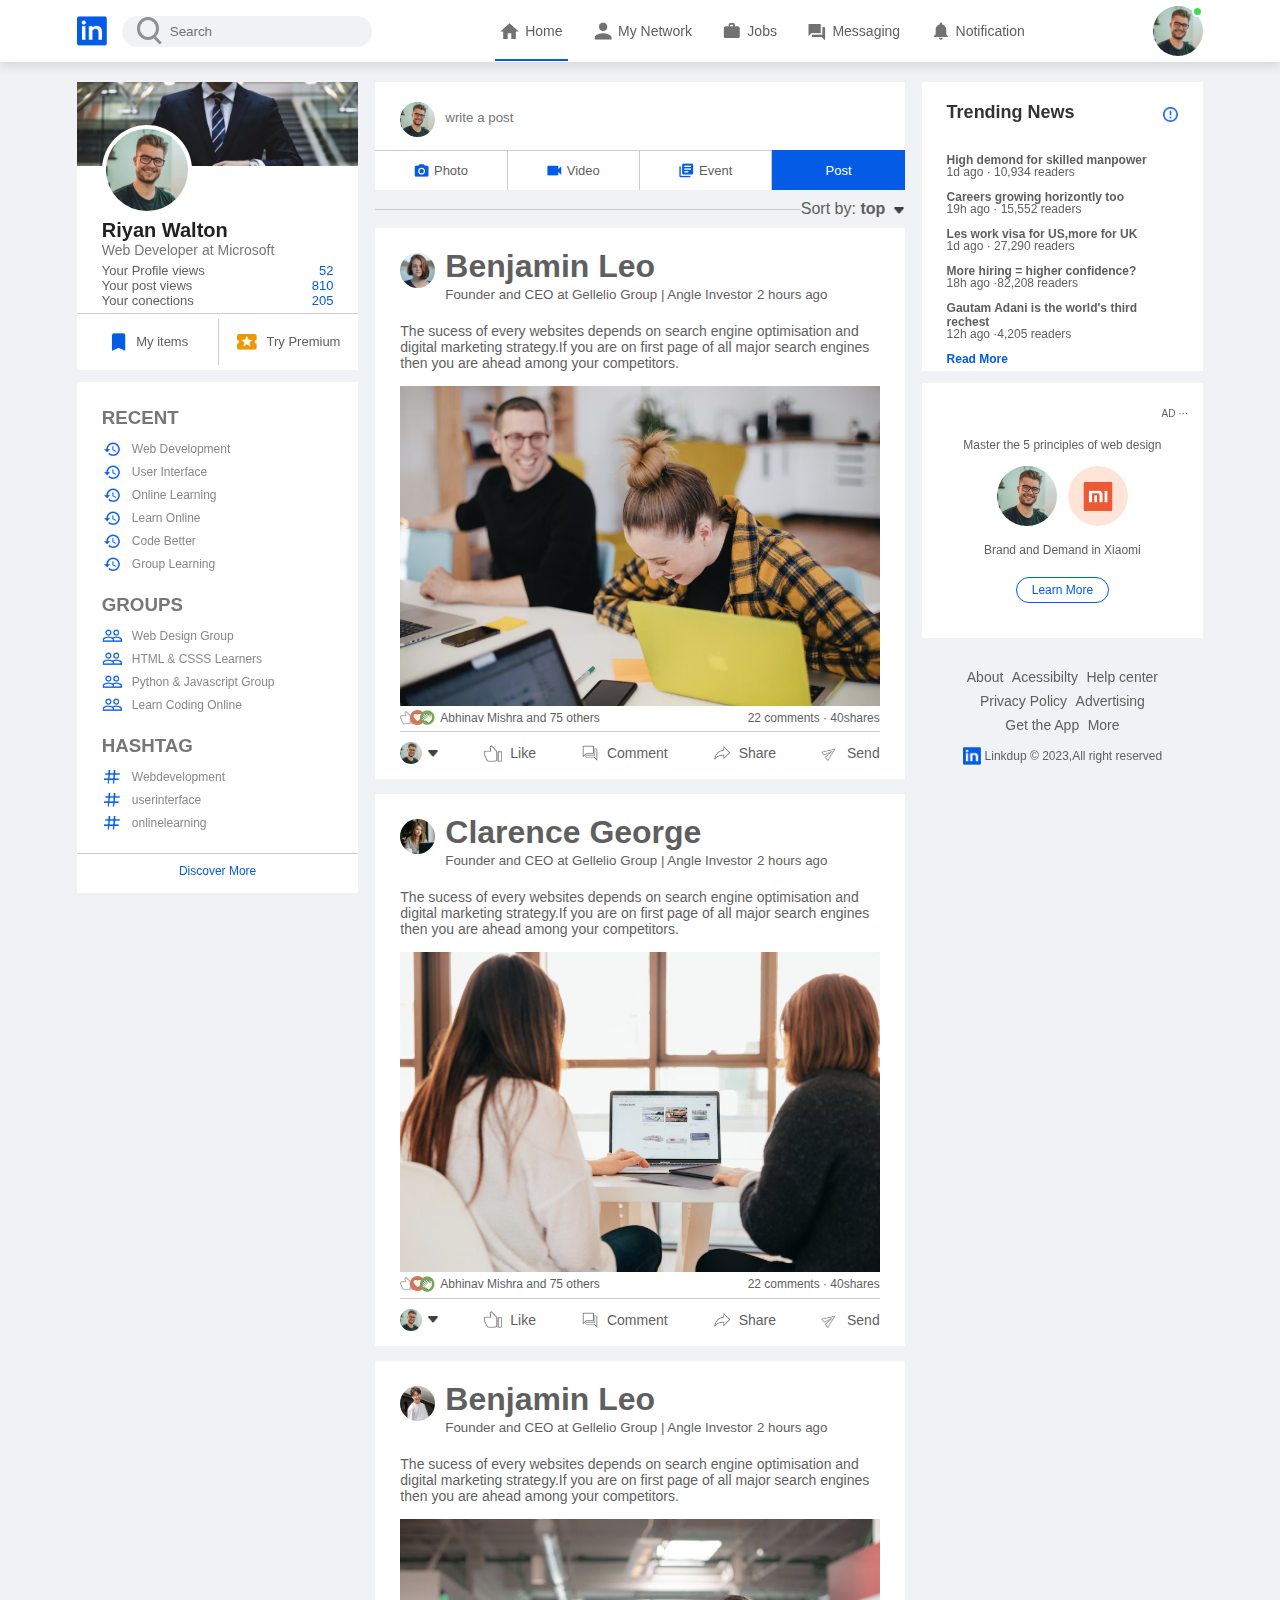
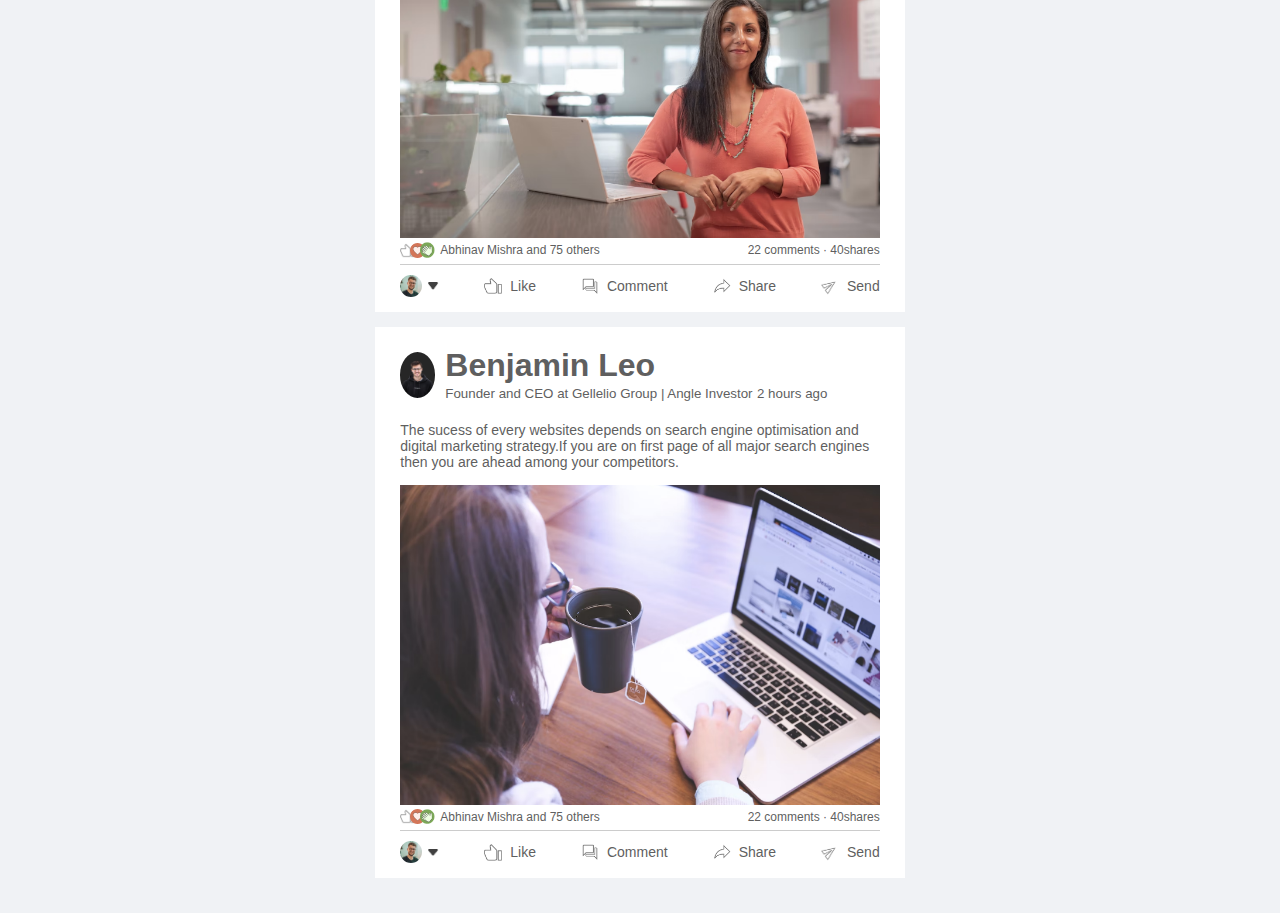
<file: Linkedin/index.html>
<!DOCTYPE html>
<html lang="en">
<head>
  <meta charset="UTF-8">
  <meta name="viewport" content="width=device-width, initial-scale=1.0">
  <title>Social media Website Design</title>
  <link rel="stylesheet" href="style.css">
</head>
<body>
  <nav class="navbar">
   <div class="navbar-left">
      <a href="index.html"class="logo"><img src="images/logo.png"></a>
      <div class="search-box">
        <img src="images/search.png">
        <input type="text"placeholder="Search">
      </div>
   </div>
   <div class="navbar-center"> 
    <ul>
    <li><a href="#" class="active-link"><img src="images/home.png"><span>Home</span></a></li>
    <li><a href="#"><img src="images/network.png"><span>My Network</span></a></li>
    <li><a href="#"><img src="images/jobs.png"><span>Jobs</span></a></li>
    <li><a href="#"><img src="images/message.png"><span>Messaging</span></a></li>
    <li><a href="#"><img src="images/notification.png"><span>Notification</span></a></li>
  </ul>
   </div>
   <div class="navbar-right">
    <div class="online">
    <img src="images/user-1.png" class="nav-profile-img"onclick="toggleMenu()">
  </div>
   </div>
 
   <!-- --------------------profile-drop-down-menu----------------------- -->
   <div class="profile-menu-wrap"id=profileMenu>
    <div class="profile-menu">
      <div class="user-info">
        <img src="images/user-1.png">
        <div>
          <h3>Rayan Walton</h3>
          <a href="#">See your profile</a>
        </div>
      </div>
      <hr>
      <a href="#" class="profile-menu-link"></a>
      <img src="images/feedback.png">
      <p>Give feedback</p>
      <span>></span>
    </a>
    <a href="#" class="profile-menu-link"></a>
      <img src="images/setting.png">
      <p>setting & Privacy</p>
      <span>></span>
    </a>
    <a href="#" class="profile-menu-link"></a>
      <img src="images/help.png">
      <p>Help & Support</p>
      <span>></span>
    </a>
    <a href="#" class="profile-menu-link"></a>
      <img src="images/display.png">
      <p>Display & Acessibilty</p>
      <span>></span>
    </a>
    <a href="#" class="profile-menu-link"></a>
      <img src="images/logout.png">
      <p>Logout</p>
      <span>></span>
    </a>
    </div>
   </div>



  </nav>

  <!-- -----------------------navbar close-------------------------- -->
  <div class="container">
    <!-- ----------left sidebar------------- -->
    <div class="left-sidebar">
      <div class="sidebar-profile-box">
        <img src="images/cover-pic.png" width="100%">
        <div class="sidebar-profile-info">
          <img src="images/user-1.png">
          <h1>Riyan Walton</h1>
          <h3>Web Developer at Microsoft</h3>
          <ul>
            <li>Your Profile views<span>52</span></li>
            <li>Your post views<span>810</span></li>
            <li>Your conections<span>205</span></li>

          </ul>
        </div>
        <div class="sidebar-profile-link">
         <a href="#"><img src="images/items.png" >My items</a>
         <a href="#"><img src="images/premium.png" >Try Premium</a>

        </div>
      </div>
      <div class="sidebar-activity">
        <h3>RECENT</h3>
        <a href="#"><img src="images/recent.png" >Web Development</a>
        <a href="#"><img src="images/recent.png" >User Interface</a>
        <a href="#"><img src="images/recent.png" >Online Learning</a>
        <a href="#"><img src="images/recent.png" >Learn Online</a>
        <a href="#"><img src="images/recent.png" >Code Better</a>
        <a href="#"><img src="images/recent.png" >Group Learning</a>
        <h3>GROUPS</h3>
        <a href="#"><img src="images/group.png" >Web Design Group</a>
        <a href="#"><img src="images/group.png" >HTML & CSSS Learners</a>
        <a href="#"><img src="images/group.png" >Python & Javascript Group</a>
        <a href="#"><img src="images/group.png" >Learn Coding Online</a>
        <h3>HASHTAG</h3>
        <a href="#"><img src="images/hashtag.png" >Webdevelopment</a>
        <a href="#"><img src="images/hashtag.png" >userinterface</a>
        <a href="#"><img src="images/hashtag.png" >onlinelearning</a>
        <div class="discover-more-link">
         <a href="#">Discover More</a>
        </div>
      </div>
    </div>
    <!-- -----------main content-------------- -->
    <div class="main-content">
     <div class="create-post">
      <div class="create-post-input">
        <img src="images/user-1.png">
        <textarea  rows="2"placeholder="write a post"></textarea>
      </div>
      <div class="create-post-links">
        <li><img src="images/photo.png">Photo</li>
        <li><img src="images/video.png">Video</li>
        <li><img src="images/event.png">Event</li>
           <li>Post</li>
      </div>
     </div>
     <div class="sort-by">
      <hr>
      <p>Sort by: <span>top <img src="images/down-arrow.png" ></span></p>
     </div>
     <div class="post">
      <div class="post-author">
        <img src="images/user-3.png">
      <div>
        <h1>Benjamin Leo</h1>
        <small>Founder and CEO at Gellelio Group | Angle Investor</small>
        <small>2 hours ago</small>
      </div>
     </div>
     <p>The sucess of every websites depends on search engine optimisation and 
      digital marketing strategy.If you are on first page of all major search engines then you are ahead among your competitors.</p>
      <img src="images/post-image-1.png"width="100%">

      <div class="post-stats">
        <div>
          <img src="images/thumbsup.png">
          <img src="images/love.png">
          <img src="images/clap.png" >
          <span class="liked-users">Abhinav Mishra and 75 others</span>
        </div>
        <div>
          <span>22 comments &middot; 40shares</span>
        </div>
      </div>
      <div class="post-activity">
        <div>
          <img src="images/user-1.png"class="post-activity-user-icon">
          <img src="images/down-arrow.png" class="post-activity-arrow-icon">
        </div>

        <div class="post-activity-link">
          <img src="images/like.png">
          <span>Like</span>
        </div>

        <div class="post-activity-link">
          <img src="images/comment.png">
          <span>Comment</span>
        </div>

        <div class="post-activity-link">
          <img src="images/share.png">
          <span>Share</span>
        </div>

        <div class="post-activity-link">
          <img src="images/send.png">
          <span>Send</span>
        </div>

      </div>

    </div>

    <!-- copy past above code -->
    <div class="post">
      <div class="post-author">
        <img src="images/user-4.png">
      <div>
        <h1>Clarence George</h1>
        <small>Founder and CEO at Gellelio Group | Angle Investor</small>
        <small>2 hours ago</small>
      </div>
     </div>
     <p>The sucess of every websites depends on search engine optimisation and 
      digital marketing strategy.If you are on first page of all major search engines then you are ahead among your competitors.</p>
      <img src="images/post-image-2.png"width="100%">

      <div class="post-stats">
        <div>
          <img src="images/thumbsup.png">
          <img src="images/love.png">
          <img src="images/clap.png" >
          <span class="liked-users">Abhinav Mishra and 75 others</span>
        </div>
        <div>
          <span>22 comments &middot; 40shares</span>
        </div>
      </div>
      <div class="post-activity">
        <div>
          <img src="images/user-1.png"class="post-activity-user-icon">
          <img src="images/down-arrow.png" class="post-activity-arrow-icon">
        </div>

        <div class="post-activity-link">
          <img src="images/like.png">
          <span>Like</span>
        </div>

        <div class="post-activity-link">
          <img src="images/comment.png">
          <span>Comment</span>
        </div>

        <div class="post-activity-link">
          <img src="images/share.png">
          <span>Share</span>
        </div>

        <div class="post-activity-link">
          <img src="images/send.png">
          <span>Send</span>
        </div>

      </div>

    </div>
    <!-- copy past above code -->
    <div class="post">
      <div class="post-author">
        <img src="images/user-5.png">
      <div>
        <h1>Benjamin Leo</h1>
        <small>Founder and CEO at Gellelio Group | Angle Investor</small>
        <small>2 hours ago</small>
      </div>
     </div>
     <p>The sucess of every websites depends on search engine optimisation and 
      digital marketing strategy.If you are on first page of all major search engines then you are ahead among your competitors.</p>
      <img src="images/post-image-3.png"width="100%">

      <div class="post-stats">
        <div>
          <img src="images/thumbsup.png">
          <img src="images/love.png">
          <img src="images/clap.png" >
          <span class="liked-users">Abhinav Mishra and 75 others</span>
        </div>
        <div>
          <span>22 comments &middot; 40shares</span>
        </div>
      </div>
      <div class="post-activity">
        <div>
          <img src="images/user-1.png"class="post-activity-user-icon">
          <img src="images/down-arrow.png" class="post-activity-arrow-icon">
        </div>

        <div class="post-activity-link">
          <img src="images/like.png">
          <span>Like</span>
        </div>

        <div class="post-activity-link">
          <img src="images/comment.png">
          <span>Comment</span>
        </div>

        <div class="post-activity-link">
          <img src="images/share.png">
          <span>Share</span>
        </div>

        <div class="post-activity-link">
          <img src="images/send.png">
          <span>Send</span>
        </div>

      </div>

    </div>
    <!-- copy past above code -->
    <div class="post">
      <div class="post-author">
        <img src="images/user.png">
      <div>
        <h1>Benjamin Leo</h1>
        <small>Founder and CEO at Gellelio Group | Angle Investor</small>
        <small>2 hours ago</small>
      </div>
     </div>
     <p>The sucess of every websites depends on search engine optimisation and 
      digital marketing strategy.If you are on first page of all major search engines then you are ahead among your competitors.</p>
      <img src="images/post-image-4.png"width="100%">

      <div class="post-stats">
        <div>
          <img src="images/thumbsup.png">
          <img src="images/love.png">
          <img src="images/clap.png" >
          <span class="liked-users">Abhinav Mishra and 75 others</span>
        </div>
        <div>
          <span>22 comments &middot; 40shares</span>
        </div>
      </div>
      <div class="post-activity">
        <div>
          <img src="images/user-1.png"class="post-activity-user-icon">
          <img src="images/down-arrow.png" class="post-activity-arrow-icon">
        </div>

        <div class="post-activity-link">
          <img src="images/like.png">
          <span>Like</span>
        </div>

        <div class="post-activity-link">
          <img src="images/comment.png">
          <span>Comment</span>
        </div>

        <div class="post-activity-link">
          <img src="images/share.png">
          <span>Share</span>
        </div>

        <div class="post-activity-link">
          <img src="images/send.png">
          <span>Send</span>
        </div>

      </div>

    </div>
  </div>
    <!-- ---------right sidebar-------------- -->
    <div class="right-sidebar">
      <div class="sidebar-news">
        <img src="images/more.png"class="info-icon">
        <h3>Trending News</h3>
        <a href="#">High demond for skilled manpower</a>
        <span>1d ago &middot; 10,934 readers</span>
        
        <a href="#">Careers growing horizontly too</a>
        <span>19h ago &middot; 15,552 readers</span>

        <a href="#">Les work visa for US,more for UK</a>
        <span>1d ago &middot; 27,290 readers</span>

        <a href="#">More hiring = higher confidence?</a>
        <span>18h ago &middot;82,208 readers</span>

        <a href="#">Gautam Adani is the world's third rechest</a>
        <span>12h ago &middot;4,205 readers</span>
      
        <a href="#" class="read-more-link">Read More</a>
      </div>

      <div class="sidebar-ad">
        <small>AD &middot;&middot;&middot; </small>
        <p>Master the 5 principles of web design</p>
     <div>
      <img src="images/user-1.png" >
      <img src="images/mi-logo.png" >
     </div>
      
     <b>Brand and Demand in Xiaomi</b>
     <a href="#" class="ad-link">Learn More</a>
    </div>
    <div class="sidebar-useful-links">
      <a href="#">About</a>
      <a href="#">Acessibilty</a>
      <a href="#">Help center</a>
      <a href="#">Privacy Policy</a>
      <a href="#">Advertising</a>
      <a href="#">Get the App</a>
      <a href="#">More</a>
      <div class="copyright-msg">
        <img src="images/logo.png">
        <p>Linkdup &#169; 2023,All right reserved</p>
      </div>
    </div>
  </div>
 </div>

  <script>
    let profileMenu = document.getElementById("profileMenu");
    function toggleMenu(){
    profileMenu.classList.toggle("open-menu");
}
  </script>

</body>
</html>
</file>
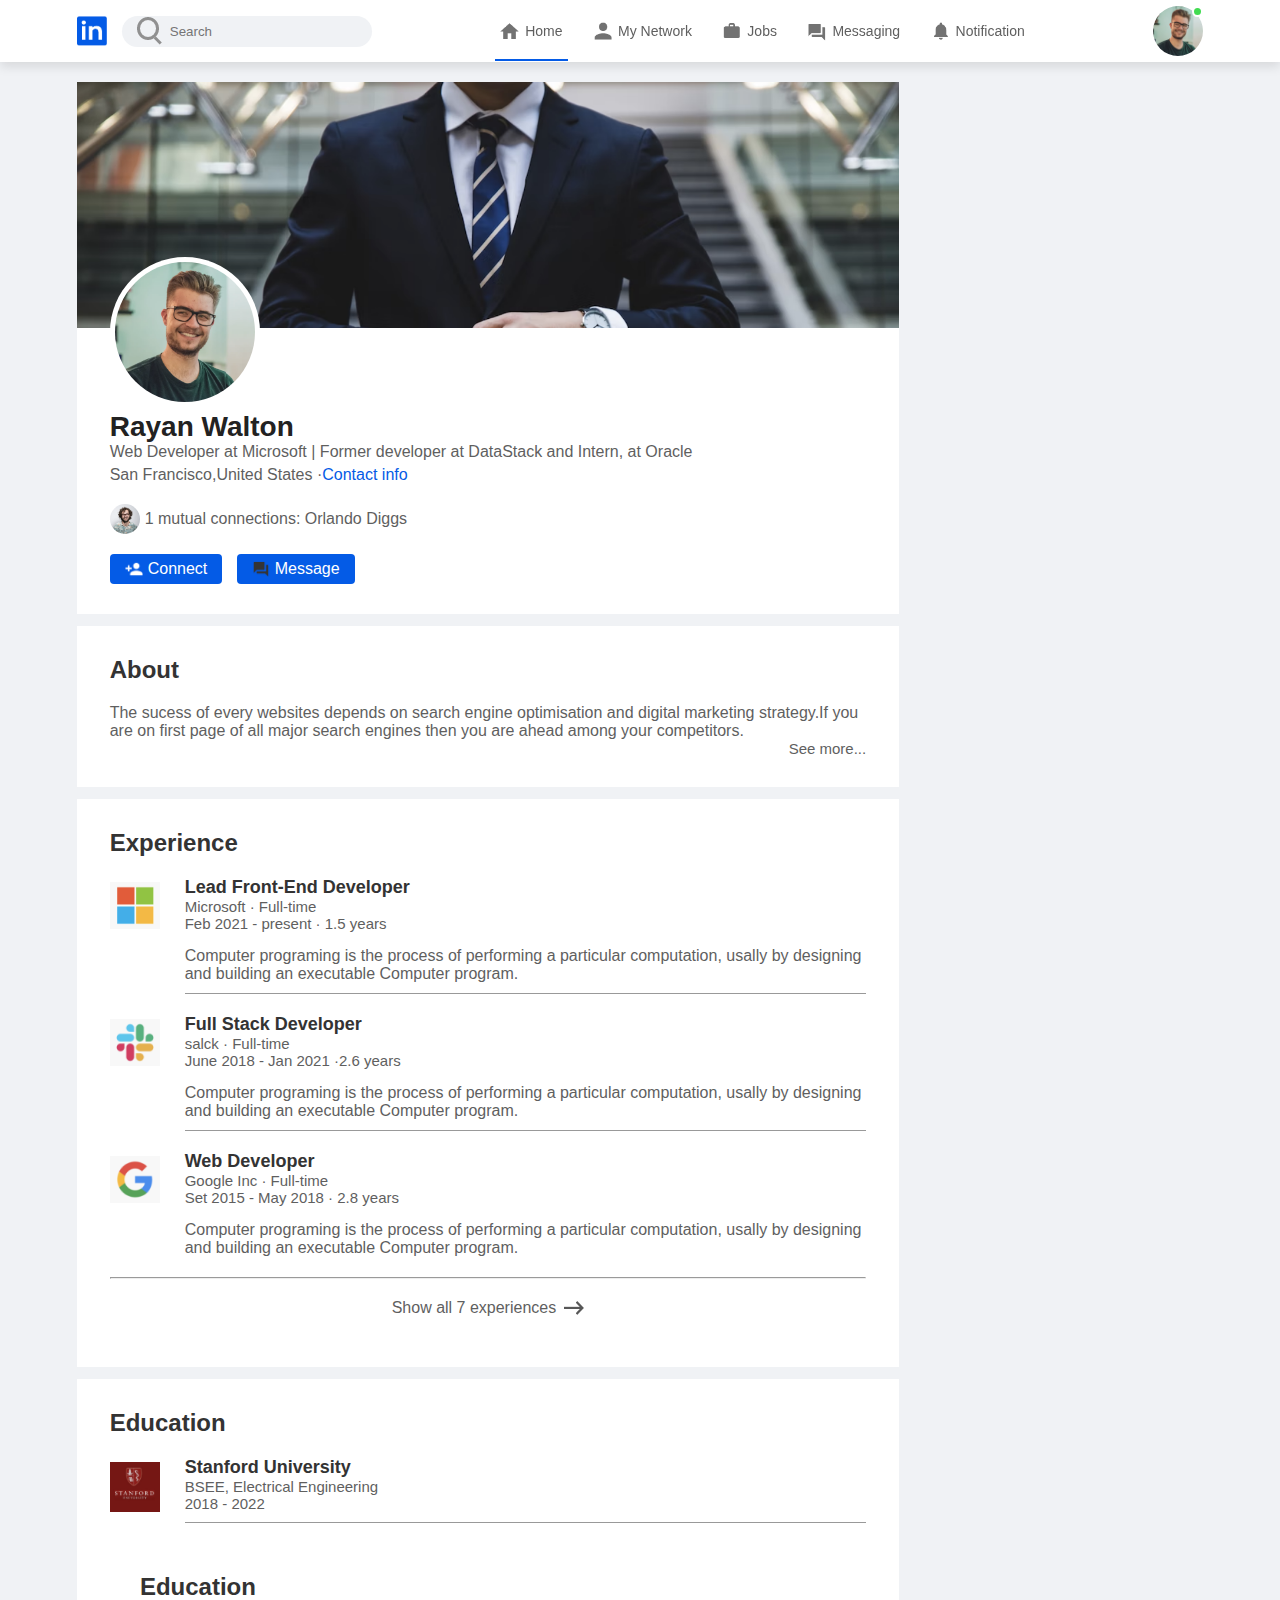
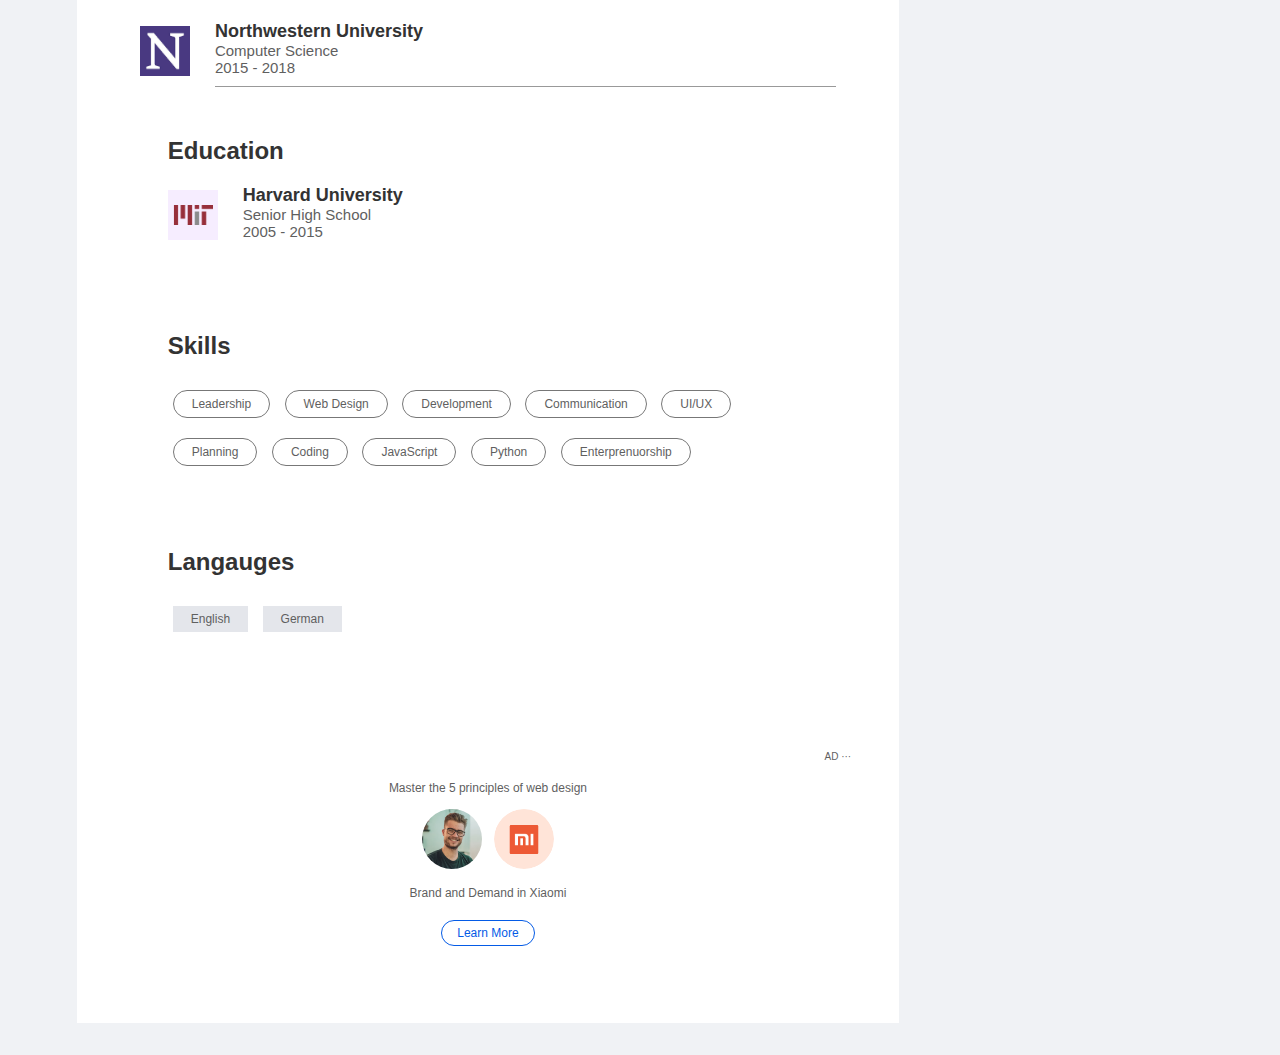
<file: Linkedin/profile.html>
<!DOCTYPE html>
<html lang="en">
<head>
  <meta charset="UTF-8">
  <meta name="viewport" content="width=device-width, initial-scale=1.0">
  <title>Social media Website Design</title>
  <link rel="stylesheet" href="style.css">
</head>
<body>
  <nav class="navbar">
   <div class="navbar-left">
      <a href="index.html"class="logo"><img src="images/logo.png"></a>
      <div class="search-box">
        <img src="images/search.png">
        <input type="text"placeholder="Search">
      </div>
   </div>
   <div class="navbar-center"> 
    <ul>
    <li><a href="#" class="active-link"><img src="images/home.png"><span>Home</span></a></li>
    <li><a href="#"><img src="images/network.png"><span>My Network</span></a></li>
    <li><a href="#"><img src="images/jobs.png"><span>Jobs</span></a></li>
    <li><a href="#"><img src="images/message.png"><span>Messaging</span></a></li>
    <li><a href="#"><img src="images/notification.png"><span>Notification</span></a></li>
  </ul>
   </div>
   <div class="navbar-right">
    <div class="online">
    <img src="images/user-1.png" class="nav-profile-img"onclick="toggleMenu()">
  </div>
   </div>
 
   <!-- --------------------profile-drop-down-menu----------------------- -->
   <div class="profile-menu-wrap"id=profileMenu>
    <div class="profile-menu">
      <div class="user-info">
        <img src="images/user-1.png">
        <div>
          <h3>Rayan Walton</h3>
          <a href="#">See your profile</a>
        </div>
      </div>
      <hr>
      <a href="#" class="profile-menu-link"></a>
      <img src="images/feedback.png">
      <p>Give feedback</p>
      <span>></span>
    </a>
    <a href="#" class="profile-menu-link"></a>
      <img src="images/setting.png">
      <p>setting & Privacy</p>
      <span>></span>
    </a>
    <a href="#" class="profile-menu-link"></a>
      <img src="images/help.png">
      <p>Help & Support</p>
      <span>></span>
    </a>
    <a href="#" class="profile-menu-link"></a>
      <img src="images/display.png">
      <p>Display & Acessibilty</p>
      <span>></span>
    </a>
    <a href="#" class="profile-menu-link"></a>
      <img src="images/logout.png">
      <p>Logout</p>
      <span>></span>
    </a>
    </div>
   </div>



  </nav>

  <!-- -----------------------navbar close-------------------------- -->
  <div class="container">
    <div class="profile-main">
       <div class="profile-container">
        <img src="images/cover-pic.png" width="100%">
        <div class="profile-container-inner">
          <img src="images/user-1.png"class="profile-pic">
          <h1>Rayan Walton</h1>
          <b>Web Developer at Microsoft | Former developer at DataStack and Intern,
            at Oracle</b>
            <p>San Francisco,United States &middot;<a href="#">Contact info</a></p>
            <div class="mutual-connections">
              <img src="images/user-2.png" >
              <span>1 mutual connections: Orlando Diggs</span>
            </div>
            <div class="profile-btn">
              <a href="#"><img src="images/connect.png">Connect</a>
              <a href="#"><img src="images/chat.png">Message</a>
            </div>
        </div>
       </div>
       <div class="profile-description">
        <h2>About</h2>
        <p>The sucess of every websites depends on search engine optimisation and digital marketing strategy.If you are on first page of all major search engines then you are ahead among your competitors.</p>
        <a href="#"class="see-more-link">See more...</a>
       </div>

      <div class="profile-description">
        <h2>Experience</h2>
        <div class="profile-desc-row">
          <img src="images/microsoft.png">
          <div>
            <h3>Lead Front-End Developer</h3>
            <b>Microsoft &middot; Full-time</b>
            <b>Feb 2021 - present &middot; 1.5 years</b>
            <p>Computer programing is the process of performing a particular
              computation, usally by designing and building an executable Computer
              program.</p>
           <hr>
          </div>
        </div>
        <!-- above code copy -->
        <div class="profile-desc-row">
          <img src="images/slack.png">
          <div>
            <h3>Full Stack Developer</h3>
            <b>salck &middot; Full-time</b>
            <b>June 2018 - Jan 2021 &middot;2.6 years</b>
            <p>Computer programing is the process of performing a particular
              computation, usally by designing and building an executable Computer
              program.</p>
           <hr>
          </div>
        </div>
        <!-- above code copy -->
        <div class="profile-desc-row">
          <img src="images/google.png">
          <div>
            <h3>Web Developer</h3>
            <b>Google Inc &middot; Full-time</b>
            <b>Set 2015 - May 2018 &middot; 2.8 years</b>
            <p>Computer programing is the process of performing a particular
              computation, usally by designing and building an executable Computer
              program.</p>
          
          </div>
        </div>
        <hr>
        <a href="#" class="experience-link">Show all 7 experiences <img src="images/right-arrow.png" ></a>
      </div>
    
      <div class="profile-description">
        <h2>Education</h2>
        <div class="profile-desc-row">
          <img src="images/stanford.png">
          <div>
            <h3>Stanford University</h3>
            <b>BSEE, Electrical Engineering</b>
            <b>2018 - 2022</b>
            <hr>
          </div>
        </div>
        <!-- abovve code -->
        <div class="profile-description">
          <h2>Education</h2>
          <div class="profile-desc-row">
            <img src="images/north.png">
            <div>
              <h3>Northwestern University</h3>
              <b>Computer Science</b>
              <b>2015 - 2018</b>
              <hr>
            </div>
          </div>
          <!-- copy above code -->
          <div class="profile-description">
            <h2>Education</h2>
            <div class="profile-desc-row">
              <img src="images/mit.png">
              <div>
                <h3>Harvard University</h3>
                <b>Senior High School</b>
                <b>2005 - 2015</b>
          
              </div>
            </div>
      </div>
     
      <!-- ------skill----------- -->
     <div class="profile-description">
      <h2>Skills</h2>
      <a href="#" class="skills-btn">Leadership</a>
      <a href="#" class="skills-btn">Web Design</a>
      <a href="#" class="skills-btn">Development</a>
      <a href="#" class="skills-btn">Communication</a>
      <a href="#" class="skills-btn">UI/UX</a>
      <a href="#" class="skills-btn">Planning</a>
      <a href="#" class="skills-btn">Coding</a>
      <a href="#" class="skills-btn">JavaScript</a>
      <a href="#" class="skills-btn">Python</a>
      <a href="#" class="skills-btn">Enterprenuorship</a>
     </div>
     
     <!-- above code  -->
     <div class="profile-description">
      <h2>Langauges</h2>
      <a href="#" class="Langauge-btn">English</a>
      <a href="#" class="Langauge-btn">German</a>
     </div>
    </div>
    <!-- -------------profile sidebar----------------- -->
    <div class="profile-sidbar">
     
      <div class="sidebar-ad">
        <small>AD &middot;&middot;&middot; </small>
        <p>Master the 5 principles of web design</p>
     <div>
      <img src="images/user-1.png" >
      <img src="images/mi-logo.png" >
     </div>
      
     <b>Brand and Demand in Xiaomi</b>
     <a href="#" class="ad-link">Learn More</a>
       </div>
      </div>
   </div>
   
  <script>
    let profileMenu = document.getElementById("profileMenu");
    function toggleMenu(){
    profileMenu.classList.toggle("open-menu");
   }
  </script>

</body>
</html>
</file>
<file: Linkedin/style.css>
*{
  margin: 0;
  padding: 0;
  box-sizing: border-box;
  font-family: 'Poppins',sans-serif;
}
html,body{
  height: 100%;
  width: 100%;
}
body{
  background: #f0f2f5;
  color: #5f5f5f;
}
a{
  text-decoration: none;
  color: #5f5f5f;
}
.navbar{
  display: flex;
  align-items: center;
  justify-content: space-between;
  background: #fff;
  padding: 6px 6%;
  position: sticky;
  top: 0;
  z-index: 100;
  box-shadow: 0 5px 10px rgba(0, 0, 0, 0.1);
}
.logo img{
  width: 30px;
  margin-right: 15px;
  display: block;

}
.navbar-center ul li{
  display: inline-block;
  list-style: none;
}
.navbar-center ul li a{
  display: flex;
  align-items: center;
  font-size: 14px;
  margin: 5px 8px;
  padding-right: 5px;
  position: relative;
}
.navbar-center ul li a img{
  width: 30px;
}
.navbar-center ul li a::after{
   content: '';
   width: 0;
   height: 2px;
   background: #045be6;
   position: absolute;
   bottom: -15px;
   transition: width 0.3s;
}
.navbar-center ul li a:hover::after,
.navbar-center ul li a.active-link::after
{
  width: 100%;
}
.nav-profile-img{
  width: 50px;
  border-radius: 50%;
  display: block;
  cursor: pointer;
  position: relative;
}
.online{
  position: relative;
}
.online::after{
  content: '';
  width: 7px;
  height: 7px;
  border: 2px solid #fff;
  border-radius: 50%;
  right: 0px;
  top: 0px;
  background: #41db51;
  position: absolute;
}
.search-box{
  background: #f0f2f5;
  width: 250px;
  border-radius: 20px;
  display: flex;
  align-items: center;
  padding: 0 15px;
}
.navbar-left{
  display: flex;
  align-items: center;
}
.search-box input{
  width: 100%;
  background: transparent;
  padding: 8px;
  outline: none;
  border: 0;
}
/* -- -----------------------navbar close--------------------------
  */
.container{
  padding: 20px 6%;
  display: flex;
  flex-wrap: wrap;
  justify-content: space-between;
}
/* ------------------left-sidebar----------------------- */
.left-sidebar{
  flex-basis: 25%;
  align-self: flex-start;
  position: sticky;
  top: 73px;
}
.sidebar-profile-box{
  background: #fff;
}
.sidebar-profile-info{
  padding: 0 25px;
}
.sidebar-profile-info img{
  width: 90px;
  border-radius: 50%;
  background: #fff;
  padding: 4px;
  margin-top: -45px;
}
.sidebar-profile-info h1{
  font-size: 20px;
  font-weight: 600;
  color: #222;
}
.sidebar-profile-info h3{
  font-size: 14px;
  font-weight: 500;
  color: #777;
}
.sidebar-profile-info ul{
  list-style: none;
  margin: 5px 0;
  font-size: 13px;
}
.sidebar-profile-info ul li span{
  float: right;
  color: #045be6;
}
.sidebar-profile-link{
  display: flex;
  align-items: center;
  border-top: 1px solid #ccc;
}
.sidebar-profile-link a{
  flex-basis: 50%;
  display: flex;
  align-items: center;
  justify-content: center;
  padding: 15px 0;
  font-size: 13px;
  border-left: 1px solid #ccc;
}
.sidebar-profile-link a:first-child{
  border-left: 0;
}
.sidebar-profile-link a img{
  width: 20px;
  margin-right: 10px;
}
.sidebar-activity{
  background: #fff;
  padding: 5px 25px;
  margin: 12px 0;
}
.sidebar-activity h3{
  color: #777;
  font-size: 500;
  margin: 20px 0 10px;
}
.sidebar-activity a{
  display: flex;
  align-items: center;
  font-size: 12px;
  font-weight: 500;
  color: #888;
  margin: 3px 0;
}
.sidebar-activity a img{
  width: 20px;
  margin-right: 10px;
}
.discover-more-link{
  border-top: 1px solid #ccc;
  text-align: center;
  margin-top: 20px;
  margin-left: -25px;
  margin-right: -25px;
}
.discover-more-link a{
  color: #045be6;
  display: inline-block;
  margin: 10px 0;
}

/* -------main content---------------- */
.main-content{
  flex-basis: 47%;
 
}
.create-post{
  background: #fff;
}
.create-post-input{
  padding: 20px 25px 10px;
  display: flex;
  align-items: flex-start;

}
.create-post-input img{
  width: 35px;
  border-radius: 50%;
  margin-right: 10px;
}
.create-post-input textarea{
  width: 100%;
  border: 0;
  outline: 0;
  resize: none;
  background: transparent;
  margin-top: 8px;
}
::placeholder{
  font-size: 500;
}
.create-post-links{
  display: flex;
  align-items: flex-start;
}
.create-post-links li{
    list-style: none;
    border-top: 1px solid #ccc;
    border-right:1px solid #ccc ;
    flex-basis: 25%;
    height: 40px;
    font-size: 13px;
    display: flex;
    align-items: center;
    justify-content: center;
    cursor: pointer;
}
.create-post-links li img{
  width: 15px;
  margin-right: 5px;
}
.create-post-links li:last-child{
  background: #045be6;
  color: #fff;
  border-top: 0;
  border-right: 0;
}
.sort-by{
  display: flex;
  align-items: center;
  margin: 10px 0;
}
.sort-by hr{
  flex: 1;
  border: 0;
  height: 1px;
  background: #ccc;
}
.sort-by p span{
  font-weight: 600;
  cursor: pointer;
}
.sort-by p span img{
  width: 12px;
  margin-left: 3px;
}
.post{
  background: #fff;
  padding: 20px 25px 5px;
  margin: 5px 0 15px;
}
.post-author{
  display: flex;
  align-items: flex-start;
  margin-bottom: 20px;
}
.post-author img{
  width: 35px;
  border-radius: 50%;
  margin-right: 10px;
  margin-top: 5px;
}
.post p {
  font-size: 14px;
  margin-bottom: 15px;
}
.post-stats{
  display: flex;
  flex-wrap: wrap;
  align-items: center;
  justify-content: space-between;
  font-size: 12px;
  border-bottom: 1px solid #ccc;
  padding-bottom: 6px;
}
.post-stats div{
  display: flex;
  align-items: center;
}
.post-stats img{
  width: 15px;
  margin-right: -5px;
}
.liked-users{
  margin-left: 10px;
}
.post-activity{
  display: flex;
  align-items: center;
  justify-content: space-between;
  padding: 10px 0;
  font-size: 14px;
  font-weight: 500;
}
.post-activity div{
     display: flex;
     align-items: center;
}
.post-activity-user-icon{
  width: 22px;
  border-radius: 50%;
}
.post-activity-arrow-icon{
  width: 12px;
  margin-left: 5px;
}
.post-activity-link img{
  width: 18px;
  margin-right: 8px;
}

/* ----------right side bar--------------- */
.right-sidebar{
  flex-basis: 25%;
  align-self: flex-start;
  position: sticky;
  top: 73px;
}
.sidebar-news{
  background: #fff;
  padding: 10px 25px;
}
.info-icon {
  width: 15px;
  float: right;
  margin-top: 15px;
}
.sidebar-news h3{
  font-size: 18px;
  font-weight: 600;
  color: #333;
  margin: 10px 0 30px;
}
.sidebar-news a{
  display: block;
  font-size: 12px;
  font-weight: 600;
  margin-top: 10px;
  margin-bottom: -5px;
}
.sidebar-news span{
  font-size: 12px;
}
.read-more-link{
  color: #045be6;
  font-weight: 500;
  margin: 20px 0 10px;
}
.sidebar-ad{
  background: #fff;
  padding: 25px 15px;
  text-align: center;
  margin: 12px 0;
  font-size: 12px;
}
.sidebar-ad img{
  width: 60px;
  border-radius: 50%;
  margin: 4px;
}
.sidebar-ad small{
  float: right;
  font-weight: 500;
}
.sidebar-ad p{
  margin-top: 30px;
  margin-bottom: 10px;
}
.sidebar-ad b{
  display: block;
  font-weight: 500;
  margin-top: 10px;

}
.ad-link{
  display: inline-block;
  border: 1px solid #045be6;
  border-radius: 30px;
  padding: 5px 15px;
  color: #045be6;
  font-weight: 500;
   margin: 20px auto 10px;

}
.sidebar-useful-links{
  padding: 15px 25px;
  text-align: center;
}
.sidebar-useful-links a{
  display: inline-block;
  font-size: 14px;
  margin: 4px 2px;
}
.copyright-msg{
  display: flex;
  align-items: center;
  justify-content: center;
  font-size: 12px;
  margin-top: 10px;
  font-weight: 500;
}
.copyright-msg img{
  width: 18px;
  margin-right: 4px;

}

/* -------------profile-drop-down-menu--------------------- */
.profile-menu-wrap{
  position: absolute;
  top: 100%;
  right: 5%;
  width: 320px;
  max-height: 0;
  overflow: hidden;
  transition: max-height 0.5s;
}
.profile-menu-wrap.open-menu{
  max-height: 700px;
}

.profile-menu{
  background: #222;
  color: #fff;
  padding: 20px;
  margin: 10px;
}
.user-info{
  display: flex;
  align-items: center;
}
.user-info img{
  width: 50px;
  border-radius: 50%;
  margin-right: 15px;
}
.user-info h3{
  font-weight: 500;
  margin-bottom: -7px;

}
.user-info a{
  color: #c9dbf8;
  font-size: 13px;
}
.profile-menu hr{
  border: 0;
  height: 1px;
  width: 100%;
  background: #fff;
  margin: 15px 0 10px;
}
.profile-menu-link{
  display: flex;
  align-items: center;
  color: #fff;
  margin: 12px 0;
  font-size: 14px;
}
.profile-menu-link p{
  width: 100%;
}
.profile-menu-link img{
  width:35px;
  border-radius: 50%;
  margin-right: 15px;
}
/* --------------------profile-page---------------------------- */
.profile-main{
  flex-basis: 73%;
}
.profile-sidbar{
  flex-basis: 25%;
  align-items: flex-start;
  position: sticky;
  top: 73px ;
}
.profile-container{
  background: #fff;
}
.profile-container-inner{
  padding: 0 4% 10px;
}
.profile-pic{
  width: 150px;
  border-radius: 50%;
  margin-top: -75px;
  padding: 5px;
  background: #fff;
}
.profile-container h1{
  font-size: 28px;
  font-weight: 600;
  color:#222 ;
}
.profile-container b{
  font-weight: 500;
}
.profile-container p{
  margin-top: 5px;
}
.profile-container p a{
  color: #045be6;
  font-weight: 500;
}
.mutual-connections{
  display: flex;
  align-items: center;
  margin: 20px 0;
}
.mutual-connections img{
  width: 30px;
  border-radius: 50%;
  margin-right: 5px;
}
.profile-btn{
  margin: 20px 0;
}
.profile-btn a{
  display: inline-flex;
  align-items: center;
  background: #045be6;
  color: #fff;
  padding: 6px 15px;
  border-radius: 4px;
  margin-right: 10px;
}
.profile-btn a img{
  width: 18px;
  margin-right: 5px;
}
.profile-description{
  background: #fff;
  padding: 20px 4% 30px;
  margin: 12px 0;
}
.profile-description h2{
  color: #333;
  margin: 10px 0 20px;
  font-weight: 600;
}
.see-more-link{
  display: block;
  text-align: right;
  font-size: 15px;
}
.profile-desc-row{
  display: flex;
  align-items: flex-start;
  margin: 20px 0;
}
.profile-desc-row img{
  width: 50px;
  margin-right: 25px;
  margin-top: 5px;
}
.profile-desc-row div{
  width: 100%;
}
.profile-desc-row h3{
  font-size: 18px;
  font-weight: 600;
  color: #333;
}
.profile-desc-row b{
  display: block;
  font-weight: 500;
  font-size: 15px;
}
.profile-desc-row p{
  margin-top: 15px;
}
.profile-desc-row hr{
  border: 0;
  border-bottom: 1px solid #999;
  margin-top: 10px;
}
.experience-link{
  display: flex;
  align-items: center;
  justify-content: center;
  padding: 20px;
  font-weight: 500;
}
.experience-link img{
  width: 20px;
  margin-left: 8px;
}
.skills-btn{
  display: inline-block;
  margin: 10px 5px;
  padding: 6px 18px;
  border: 1px solid #777;
  border-radius: 30px;
  font-size: 12px;
  font-weight: 500;
}
.Langauge-btn{
  display: inline-block;
  margin: 10px 5px;
  padding: 6px 18px;
  background: #e4e6eb;
  font-size: 12px;
  font-weight: 500;

}
/* --------profile right sidebar--------- */
</file>
